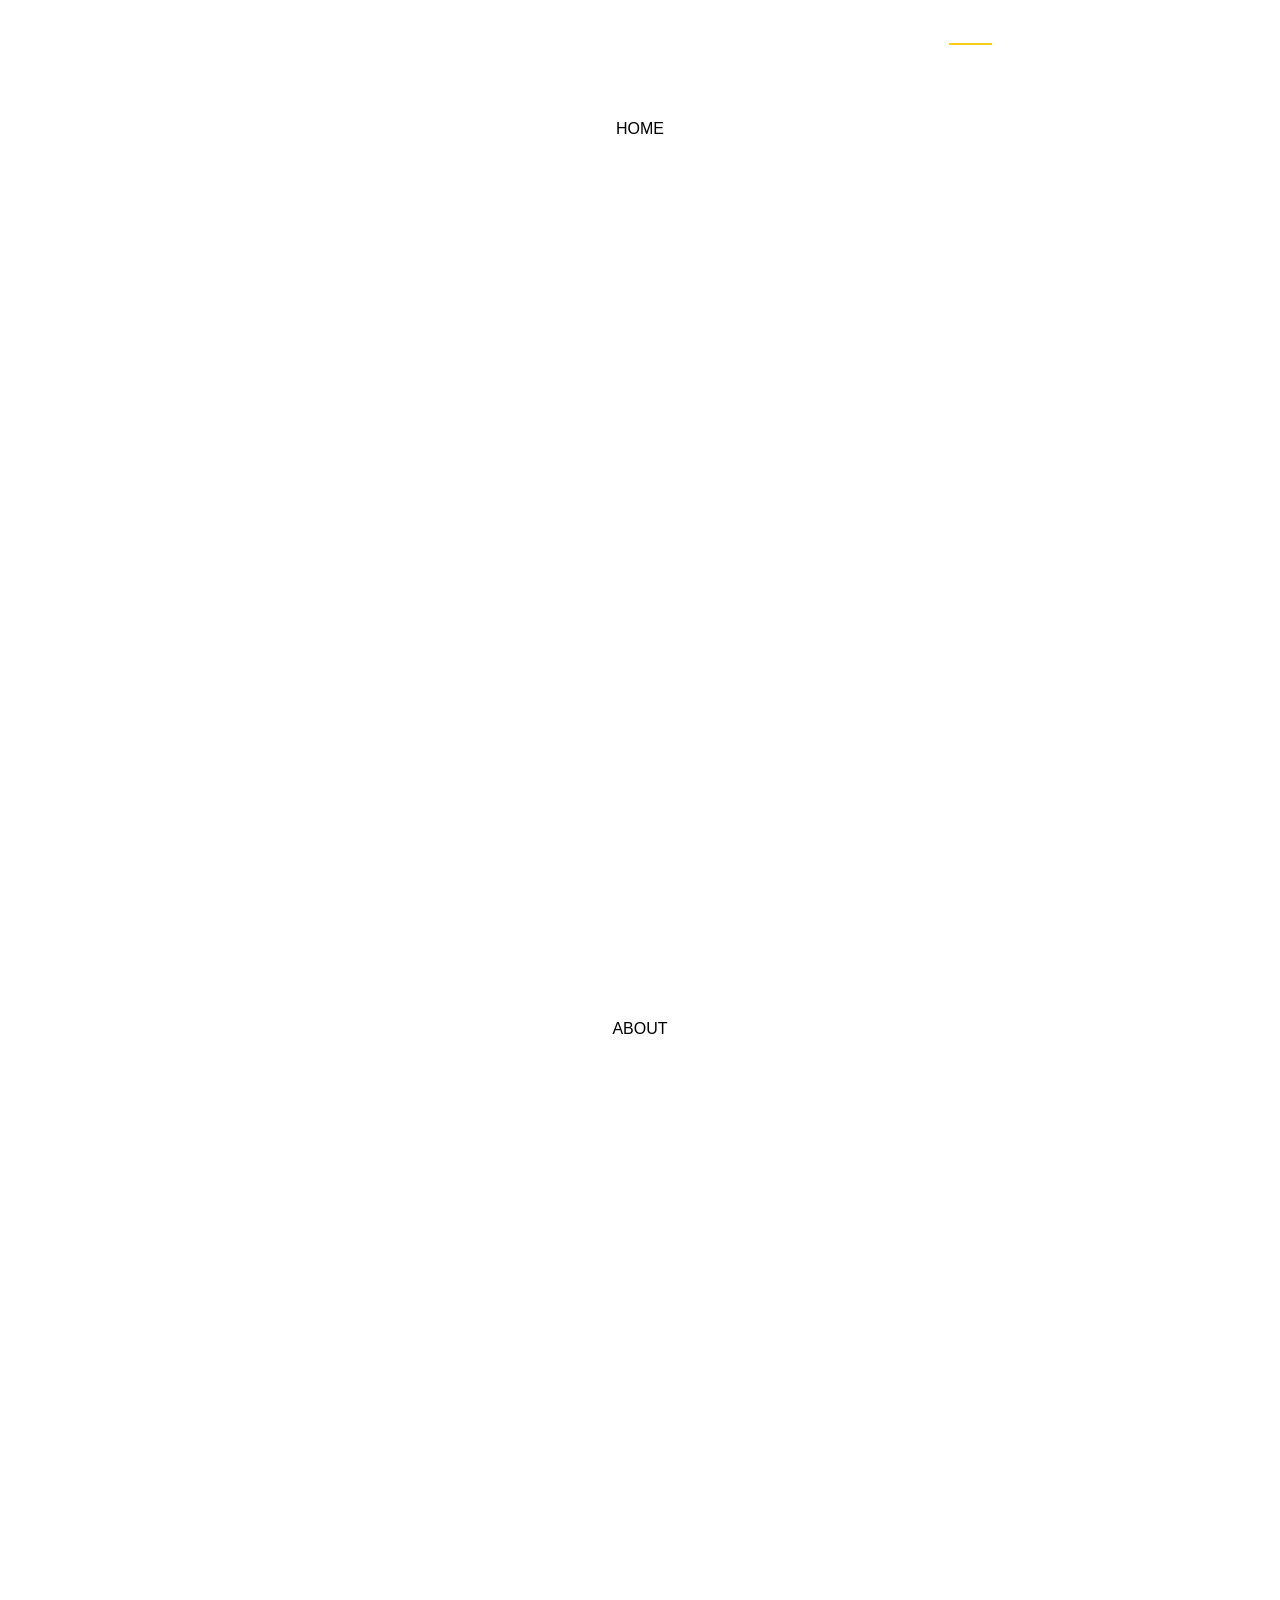
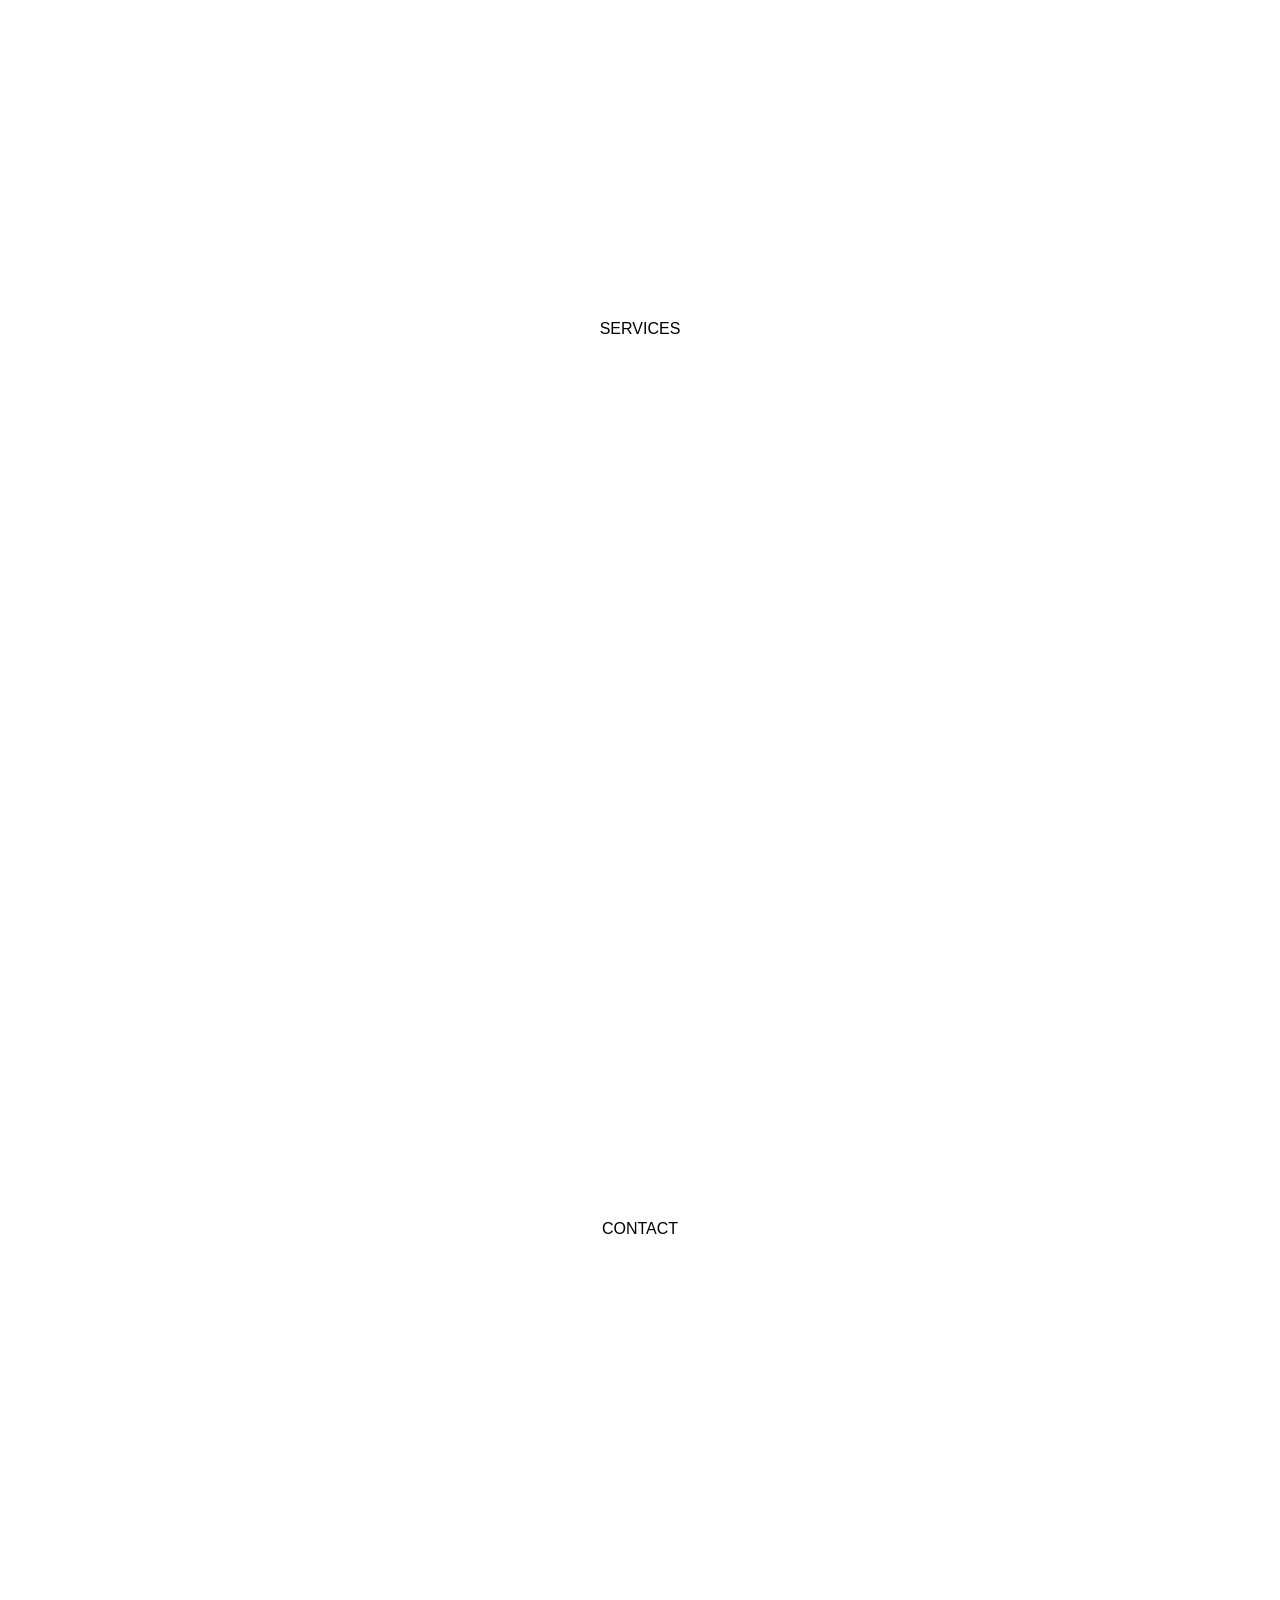
<file: TASK1/index.html>
<!DOCTYPE html>
<html lang="en">
<head>
  <meta charset="UTF-8" />
  <title>Advanced Landing Page</title>
  <meta name="viewport" content="width=device-width, initial-scale=1.0" />
  <link rel="stylesheet" href="style.css" />
</head>
<body>

<nav class="navbar">
  <div class="logo">SkillCraft</div>

  <ul class="nav-menu">
    <li><a href="#home" class="nav-link active">Home</a></li>
    <li><a href="#about" class="nav-link">About</a></li>
    <li><a href="#services" class="nav-link">Services</a></li>
    <li><a href="#contact" class="nav-link">Contact</a></li>
  </ul>

  <div class="hamburger">
    <span></span>
    <span></span>
    <span></span>
  </div>
</nav>

<section id="home" class="section">HOME</section>
<section id="about" class="section">ABOUT</section>
<section id="services" class="section">SERVICES</section>
<section id="contact" class="section">CONTACT</section>

<script src="script.js"></script>
</body>
</html>
</file>
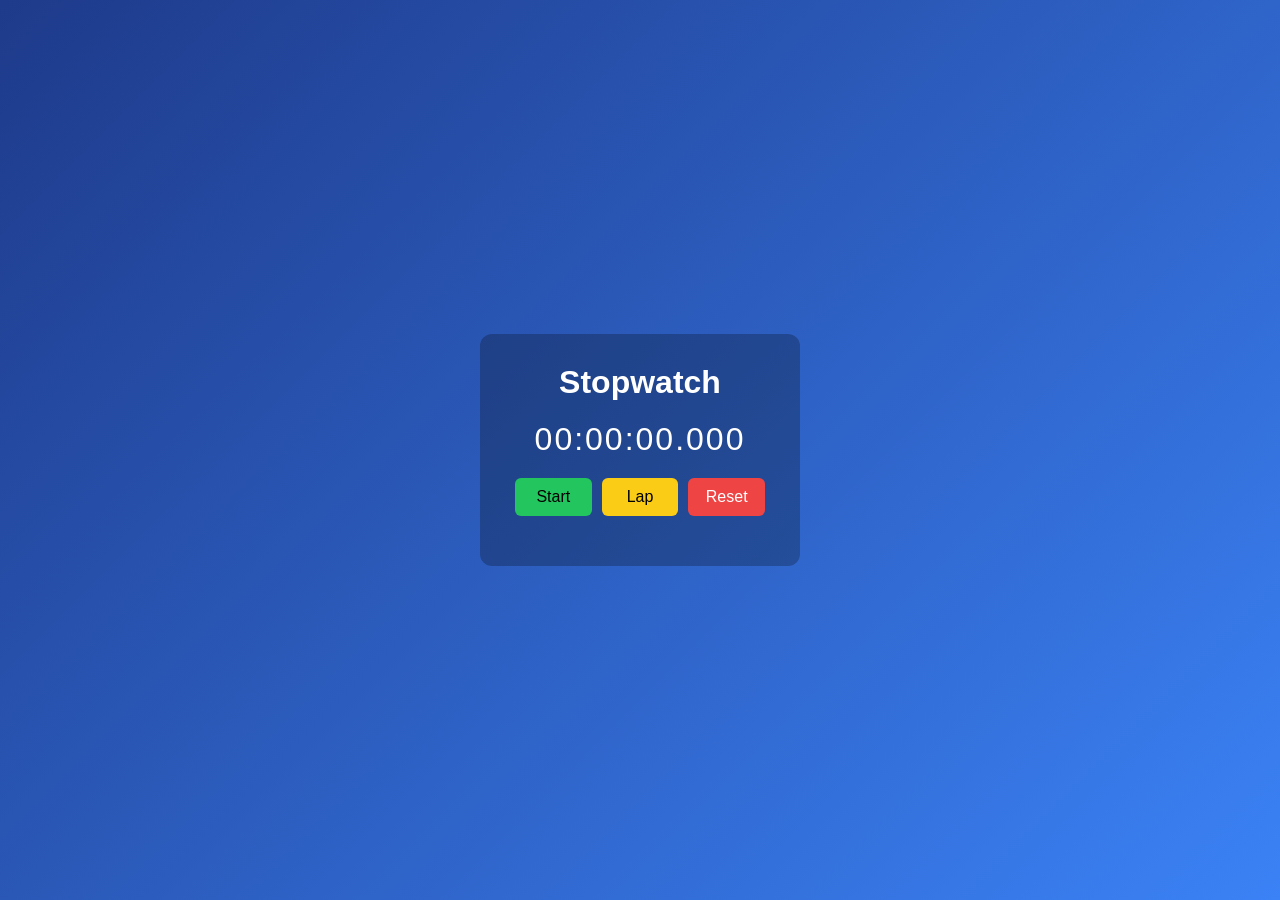
<file: TASK2/index.html>
<!DOCTYPE html>
<html lang="en">
<head>
  <meta charset="UTF-8">
  <title>Advanced Stopwatch</title>
  <meta name="viewport" content="width=device-width, initial-scale=1.0">
  <link rel="stylesheet" href="style.css">
</head>
<body>

  <div class="container">
    <h1>Stopwatch</h1>

    <div id="display">00:00:00.000</div>

    <div class="buttons">
      <button id="startPause">Start</button>
      <button id="lap">Lap</button>
      <button id="reset">Reset</button>
    </div>

    <ul id="laps"></ul>
  </div>

  <script src="script.js"></script>
</body>
</html>
</file>
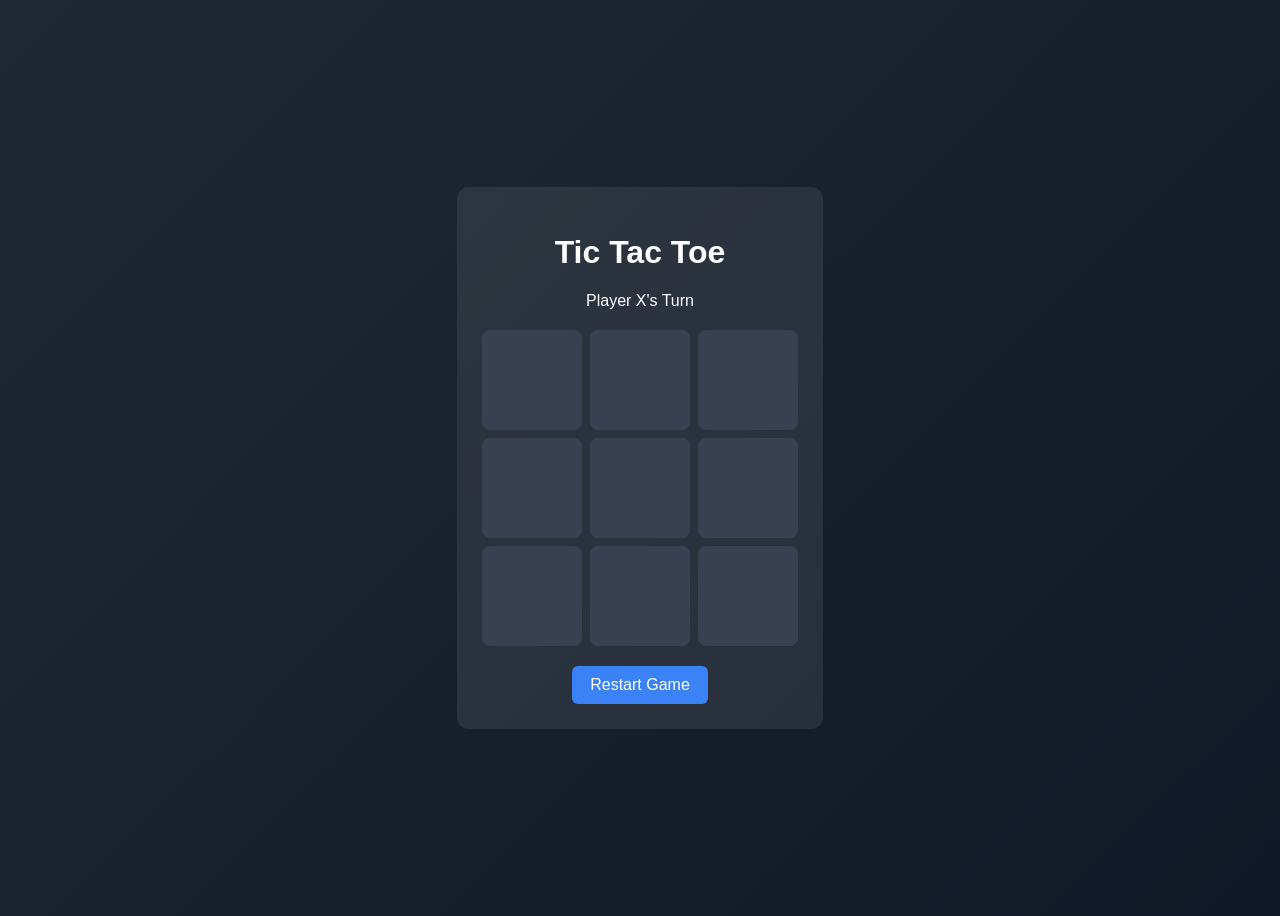
<file: TASK3/index.html>
<!DOCTYPE html>
<html lang="en">
<head>
  <meta charset="UTF-8">
  <title>Tic Tac Toe</title>
  <meta name="viewport" content="width=device-width, initial-scale=1.0">
  <link rel="stylesheet" href="style.css">
</head>
<body>

  <div class="container">
    <h1>Tic Tac Toe</h1>
    <p id="status">Player X's Turn</p>

    <div class="board">
      <div class="cell" data-index="0"></div>
      <div class="cell" data-index="1"></div>
      <div class="cell" data-index="2"></div>
      <div class="cell" data-index="3"></div>
      <div class="cell" data-index="4"></div>
      <div class="cell" data-index="5"></div>
      <div class="cell" data-index="6"></div>
      <div class="cell" data-index="7"></div>
      <div class="cell" data-index="8"></div>
    </div>

    <button id="restart">Restart Game</button>
  </div>

  <script src="script.js"></script>
</body>
</html>
</file>
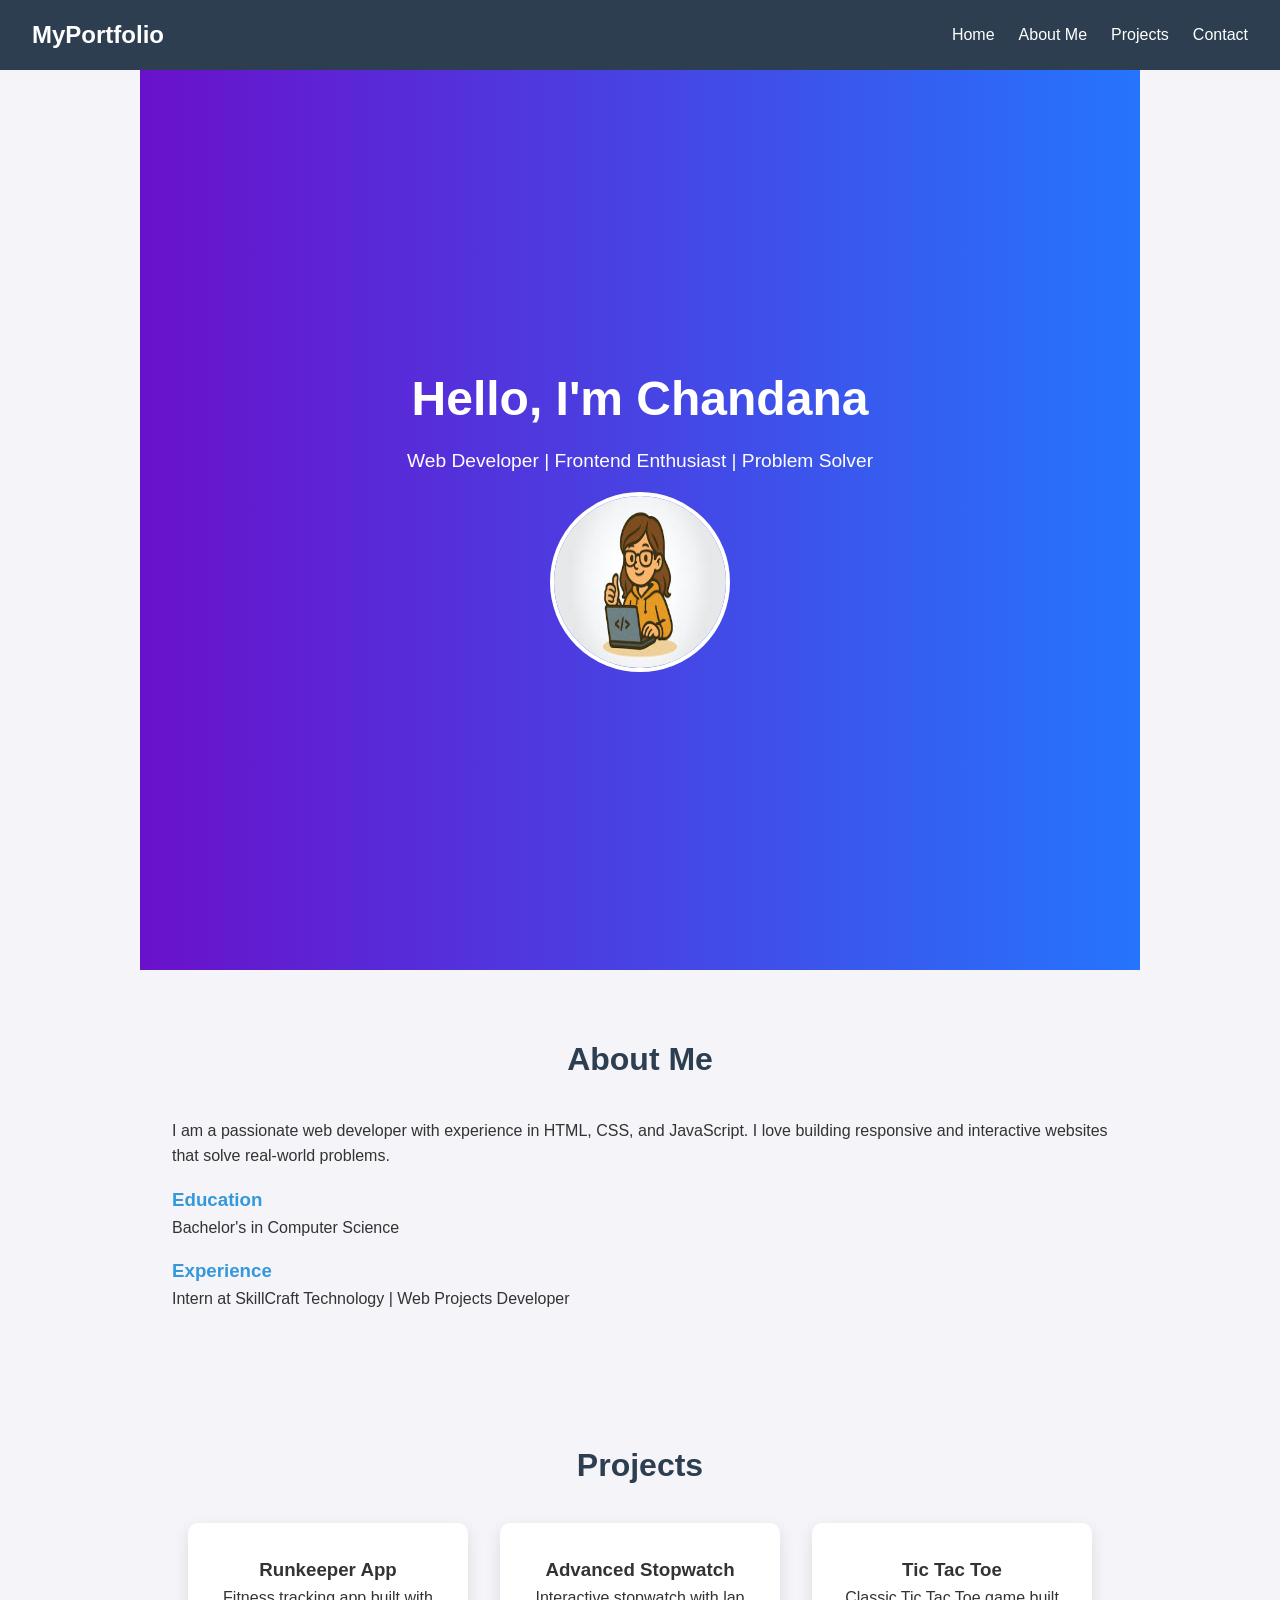
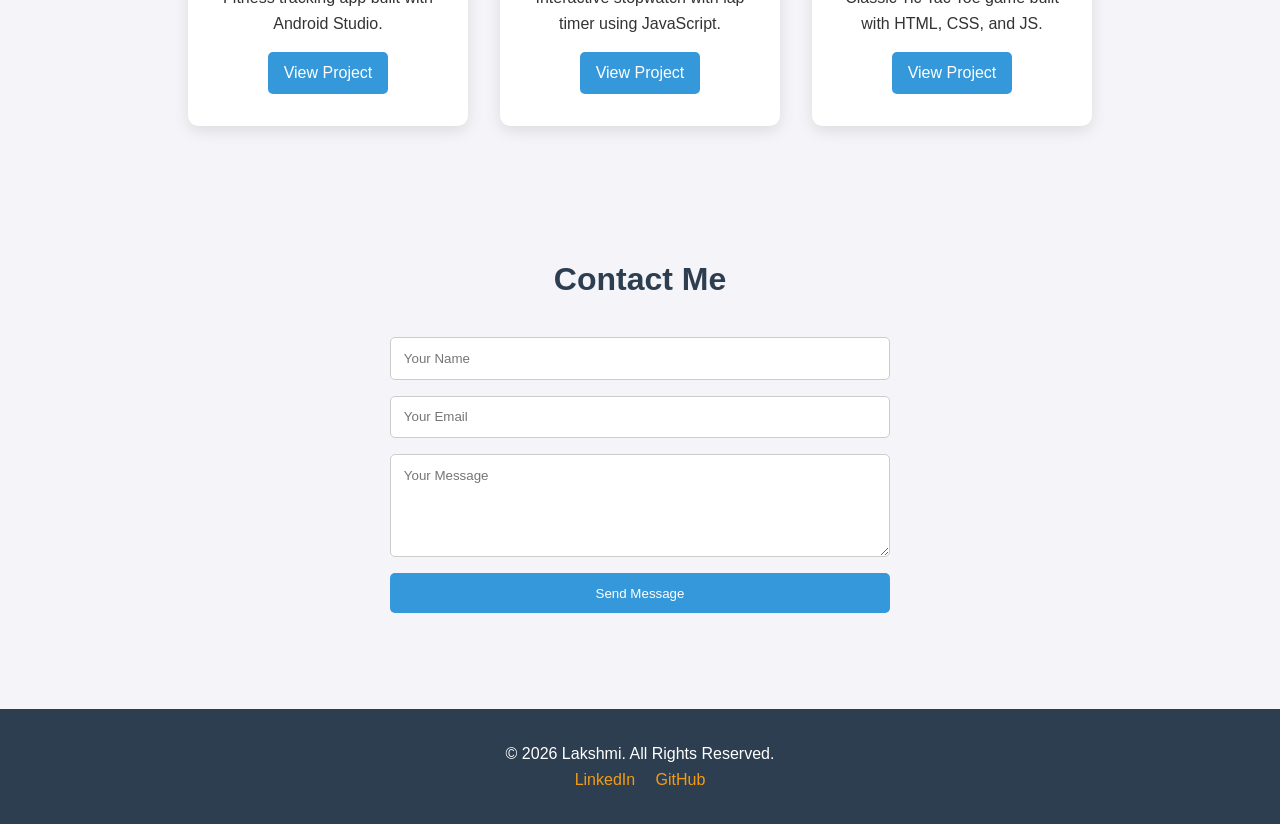
<file: TASK4/index.html>
<!DOCTYPE html>
<html lang="en">
<head>
    <meta charset="UTF-8">
    <meta name="viewport" content="width=device-width, initial-scale=1.0">
    <title>My Portfolio</title>
    <link rel="stylesheet" href="style.css">
    <script src="script.js" defer></script>
</head>
<body>
    <!-- Navigation -->
    <nav>
        <div class="logo">MyPortfolio</div>
        <ul class="nav-links">
            <li><a href="#home">Home</a></li>
            <li><a href="#about">About Me</a></li>
            <li><a href="#projects">Projects</a></li>
            <li><a href="#contact">Contact</a></li>
        </ul>
    </nav>

    <!-- Home Section -->
    <section id="home">
        <div class="home-content">
            <h1>Hello, I'm Chandana </h1>
            <p>Web Developer | Frontend Enthusiast | Problem Solver</p>
            <img src="profileskillcraft.jpg" alt="My Photo" class="profile-pic">
        </div>
    </section>

    <!-- About Me Section -->
    <section id="about">
        <h2>About Me</h2>
        <p>
            I am a passionate web developer with experience in HTML, CSS, and JavaScript.
            I love building responsive and interactive websites that solve real-world problems.
        </p>
        <div class="about-details">
            <h3>Education</h3>
            <p>Bachelor's in Computer Science</p>
            <h3>Experience</h3>
            <p>Intern at SkillCraft Technology | Web Projects Developer</p>
        </div>
    </section>

    <!-- Projects Section -->
    <section id="projects">
        <h2>Projects</h2>
        <div class="project-cards">
            <div class="card">
                <h3>Runkeeper App</h3>
                <p>Fitness tracking app built with Android Studio.</p>
                <a href="#" target="_blank">View Project</a>
            </div>
            <div class="card">
                <h3>Advanced Stopwatch</h3>
                <p>Interactive stopwatch with lap timer using JavaScript.</p>
                <a href="#" target="_blank">View Project</a>
            </div>
            <div class="card">
                <h3>Tic Tac Toe</h3>
                <p>Classic Tic Tac Toe game built with HTML, CSS, and JS.</p>
                <a href="#" target="_blank">View Project</a>
            </div>
        </div>
    </section>

    <!-- Contact Section -->
    <section id="contact">
        <h2>Contact Me</h2>
        <form id="contact-form">
            <input type="text" name="name" placeholder="Your Name" required>
            <input type="email" name="email" placeholder="Your Email" required>
            <textarea name="message" rows="5" placeholder="Your Message" required></textarea>
            <button type="submit">Send Message</button>
        </form>
    </section>

    <!-- Footer -->
    <footer>
        <p>&copy; 2026 Lakshmi. All Rights Reserved.</p>
        <div class="social-links">
            <a href="#">LinkedIn</a>
            <a href="#">GitHub</a>
        </div>
    </footer>
</body>
</html>
</file>
<file: TASK1/style.css>
:root {
  --primary: #1e3a8a;
  --accent: #facc15;
  --dark: #0f172a;
  --light: #ffffff;
}

* {
  margin: 0;
  padding: 0;
  box-sizing: border-box;
  font-family: "Segoe UI", sans-serif;
}

html {
  scroll-behavior: smooth;
}

/* Navbar */
.navbar {
  position: fixed;
  top: 0;
  width: 100%;
  padding: 18px 40px;
  display: flex;
  justify-content: space-between;
  align-items: center;
  background: transparent;
  transition: 0.4s ease;
  z-index: 1000;
}

.navbar.scrolled {
  background: var(--primary);
  box-shadow: 0 4px 15px rgba(0,0,0,0.2);
}

.logo {
  color: var(--light);
  font-size: 24px;
  font-weight: bold;
}

/* Menu */
.nav-menu {
  display: flex;
  list-style: none;
}

.nav-link {
  margin-left: 30px;
  color: var(--light);
  text-decoration: none;
  position: relative;
  padding-bottom: 5px;
}

.nav-link::after {
  content: "";
  position: absolute;
  width: 0%;
  height: 2px;
  background: var(--accent);
  left: 0;
  bottom: 0;
  transition: 0.3s;
}

.nav-link:hover::after,
.nav-link.active::after {
  width: 100%;
}

/* Hamburger */
.hamburger {
  display: none;
  flex-direction: column;
  cursor: pointer;
}

.hamburger span {
  background: white;
  height: 3px;
  width: 25px;
  margin: 4px 0;
}

/* Sections */
.section {
  height: 100vh;
  padding-top: 120px;
  text-align: center;
}
</file>
<file: TASK2/style.css>
* {
  margin: 0;
  padding: 0;
  box-sizing: border-box;
  font-family: "Segoe UI", sans-serif;
}

body {
  height: 100vh;
  background: linear-gradient(135deg, #1e3a8a, #3b82f6);
  display: flex;
  justify-content: center;
  align-items: center;
  color: white;
}

.container {
  background: rgba(0, 0, 0, 0.25);
  padding: 30px;
  width: 320px;
  border-radius: 12px;
  text-align: center;
}

#display {
  font-size: 32px;
  margin: 20px 0;
  letter-spacing: 2px;
}

.buttons {
  display: flex;
  justify-content: space-between;
  margin-bottom: 20px;
}

button {
  flex: 1;
  margin: 0 5px;
  padding: 10px;
  border: none;
  border-radius: 6px;
  cursor: pointer;
  font-size: 16px;
}

#startPause {
  background: #22c55e;
  color: black;
}

#lap {
  background: #facc15;
  color: black;
}

#reset {
  background: #ef4444;
  color: white;
}

#laps {
  list-style: none;
  max-height: 150px;
  overflow-y: auto;
}

#laps li {
  padding: 5px;
  border-bottom: 1px solid rgba(255,255,255,0.2);
}
</file>
<file: TASK3/style.css>
* {
  box-sizing: border-box;
  font-family: "Segoe UI", sans-serif;
}

body {
  height: 100vh;
  background: linear-gradient(135deg, #1f2933, #111827);
  display: flex;
  justify-content: center;
  align-items: center;
  color: white;
}

.container {
  text-align: center;
  background: rgba(255,255,255,0.08);
  padding: 25px;
  border-radius: 12px;
}

.board {
  display: grid;
  grid-template-columns: repeat(3, 100px);
  gap: 8px;
  margin: 20px 0;
}

.cell {
  width: 100px;
  height: 100px;
  background: #374151;
  display: flex;
  justify-content: center;
  align-items: center;
  font-size: 36px;
  cursor: pointer;
  border-radius: 8px;
}

.cell:hover {
  background: #4b5563;
}

.cell.win {
  background: #22c55e;
  color: black;
}

button {
  padding: 10px 18px;
  font-size: 16px;
  background: #3b82f6;
  border: none;
  border-radius: 6px;
  cursor: pointer;
  color: white;
}
</file>
<file: TASK4/style.css>
/* Reset */
* {
    margin: 0;
    padding: 0;
    box-sizing: border-box;
    font-family: 'Arial', sans-serif;
}

body {
    line-height: 1.6;
    background-color: #f4f4f9;
    color: #333;
}

/* Navigation */
nav {
    display: flex;
    justify-content: space-between;
    align-items: center;
    background: #2c3e50;
    color: #fff;
    padding: 1rem 2rem;
    position: sticky;
    top: 0;
    z-index: 1000;
}

nav .logo {
    font-size: 1.5rem;
    font-weight: bold;
}

nav .nav-links {
    list-style: none;
    display: flex;
}

nav .nav-links li {
    margin-left: 1.5rem;
}

nav .nav-links a {
    color: #fff;
    text-decoration: none;
    transition: color 0.3s;
}

nav .nav-links a:hover {
    color: #f39c12;
}

/* Home Section */
#home {
    display: flex;
    justify-content: center;
    align-items: center;
    height: 100vh;
    background: linear-gradient(to right, #6a11cb, #2575fc);
    color: #fff;
    text-align: center;
    flex-direction: column;
}

#home h1 {
    font-size: 3rem;
    margin-bottom: 0.5rem;
}

#home p {
    font-size: 1.2rem;
    margin-bottom: 1rem;
}

.profile-pic {
    width: 180px;
    height: 180px;
    border-radius: 50%;
    border: 4px solid #fff;
}

/* Sections */
section {
    padding: 4rem 2rem;
    max-width: 1000px;
    margin: 0 auto;
}

h2 {
    text-align: center;
    margin-bottom: 2rem;
    font-size: 2rem;
    color: #2c3e50;
}

/* About */
.about-details h3 {
    margin-top: 1rem;
    color: #3498db;
}

/* Projects */
.project-cards {
    display: flex;
    flex-wrap: wrap;
    gap: 2rem;
    justify-content: center;
}

.card {
    background: #fff;
    border-radius: 10px;
    padding: 2rem;
    box-shadow: 0px 5px 15px rgba(0,0,0,0.1);
    width: 280px;
    text-align: center;
    transition: transform 0.3s;
}

.card:hover {
    transform: translateY(-10px);
}

.card a {
    display: inline-block;
    margin-top: 1rem;
    color: #fff;
    background: #3498db;
    padding: 0.5rem 1rem;
    border-radius: 5px;
    text-decoration: none;
}

/* Contact */
form {
    display: flex;
    flex-direction: column;
    gap: 1rem;
    max-width: 500px;
    margin: 0 auto;
}

input, textarea {
    padding: 0.8rem;
    border-radius: 5px;
    border: 1px solid #ccc;
}

button {
    padding: 0.8rem;
    background: #3498db;
    color: #fff;
    border: none;
    border-radius: 5px;
    cursor: pointer;
}

button:hover {
    background: #2980b9;
}

/* Footer */
footer {
    background: #2c3e50;
    color: #fff;
    text-align: center;
    padding: 2rem;
    margin-top: 2rem;
}

footer .social-links a {
    margin: 0 0.5rem;
    color: #f39c12;
    text-decoration: none;
}

/* Responsive */
@media(max-width: 768px) {
    .project-cards {
        flex-direction: column;
        align-items: center;
    }
}
</file>
